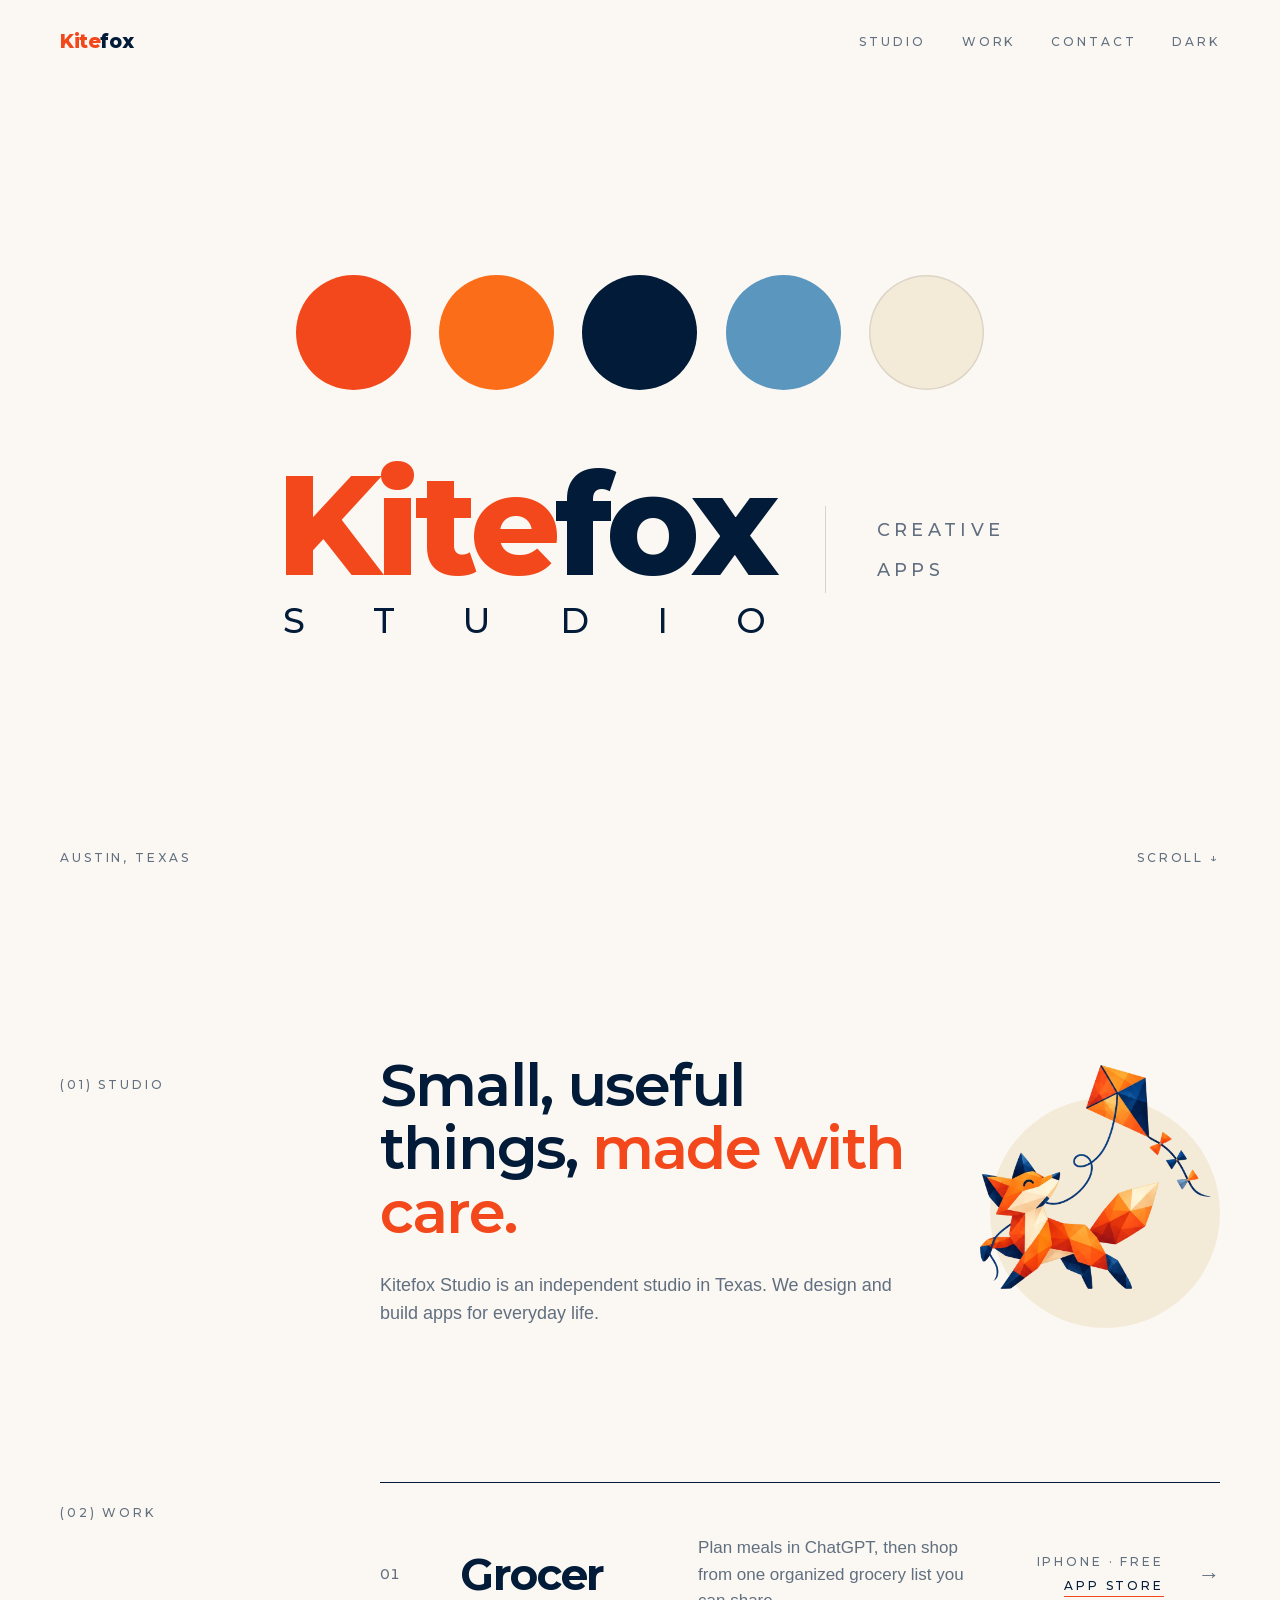
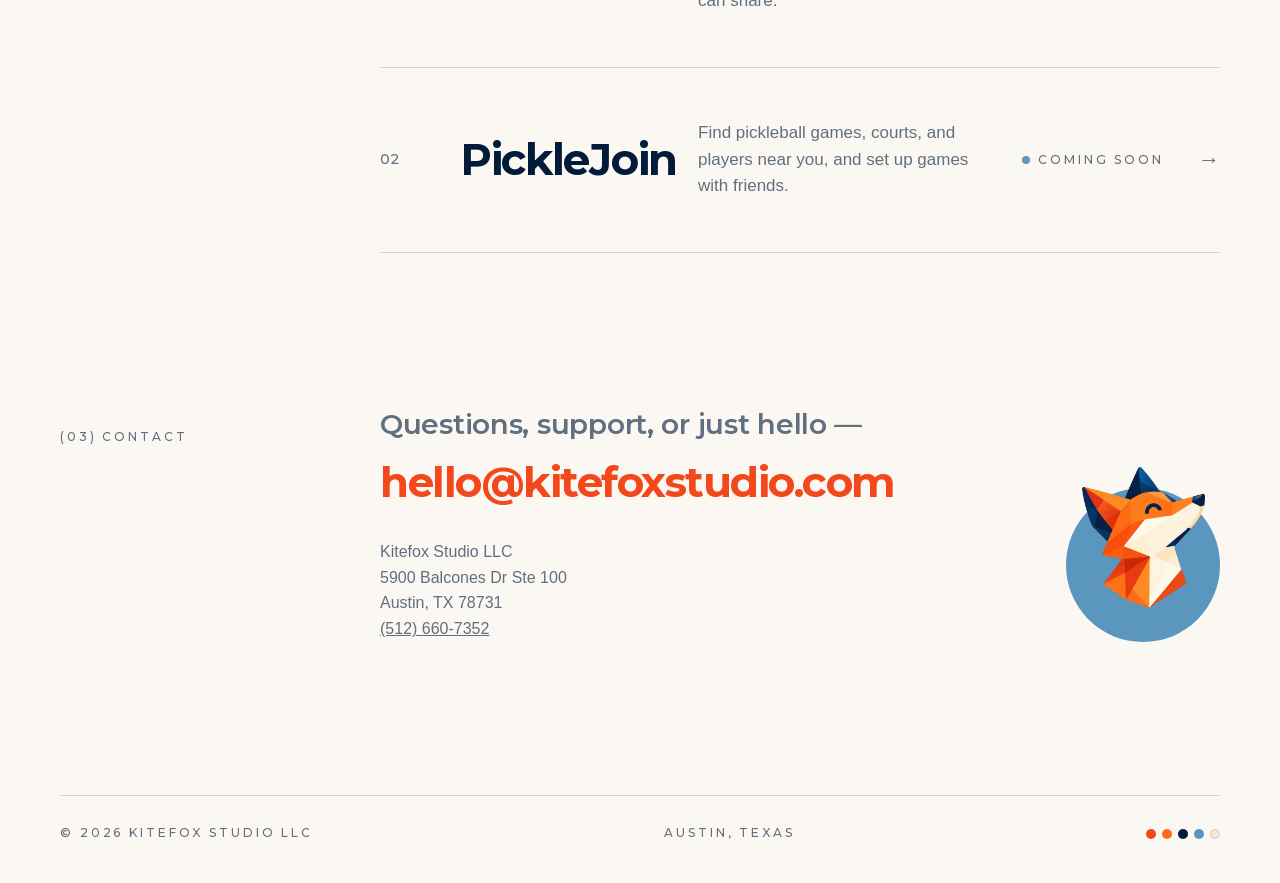
<file: index.html>
<!doctype html>
<html lang="en">
<head>
  <meta charset="utf-8" />
  <meta name="viewport" content="width=device-width,initial-scale=1" />
  <title>Kitefox Studio</title>
  <meta name="description" content="Kitefox Studio is an independent studio in Texas making creative apps." />
  <meta property="og:type" content="website" />
  <meta property="og:url" content="https://kitefoxstudio.com/" />
  <meta property="og:title" content="Kitefox Studio" />
  <meta property="og:description" content="Small, useful things, made with care. An independent studio in Texas." />
  <meta property="og:image" content="https://kitefoxstudio.com/og.png" />
  <meta property="og:image:width" content="1200" />
  <meta property="og:image:height" content="630" />
  <meta name="twitter:card" content="summary_large_image" />
  <meta name="theme-color" content="#FBF8F3" media="(prefers-color-scheme: light)" />
  <meta name="theme-color" content="#021B38" media="(prefers-color-scheme: dark)" />
  <link rel="icon" type="image/png" href="/assets/img/favicon.png" />
  <link rel="apple-touch-icon" href="/apple-touch-icon.png" />
  <link rel="preload" href="/assets/fonts/montserrat-latin.woff2" as="font" type="font/woff2" crossorigin />
  <script>
    try { var t = localStorage.getItem("theme"); if (t) document.documentElement.dataset.theme = t; } catch (e) {}
  </script>
  <style>
    @font-face {
      font-family: "Montserrat";
      src: url("/assets/fonts/montserrat-latin.woff2") format("woff2");
      font-weight: 500 800;
      font-display: swap;
    }

    :root {
      --color-primary: #F3481B;
      --color-secondary: #FB6D19;
      --color-navy: #021B38;
      --color-blue: #5B96BF;
      --color-cream: #F4EAD8;
      --color-white: #FFFFFF;
      --color-paper: #FBF8F3;

      /* Light theme */
      --background: var(--color-paper);
      --surface: var(--color-white);
      --text: var(--color-navy);
      --accent: var(--color-primary);
      --muted: rgba(2, 27, 56, .62);
      --line: rgba(2, 27, 56, .16);
      --fox: var(--color-navy);
      --ring-navy: transparent;
      --ring-cream: rgba(2, 27, 56, .1);
      color-scheme: light;
    }
    @media (prefers-color-scheme: dark) {
      :root:not([data-theme="light"]) {
        --background: var(--color-navy);
        --surface: #153454;
        --text: var(--color-cream);
        --accent: var(--color-secondary);
        --muted: rgba(244, 234, 216, .66);
        --line: rgba(244, 234, 216, .18);
        --fox: var(--color-cream);
        --ring-navy: rgba(244, 234, 216, .35);
        --ring-cream: transparent;
        color-scheme: dark;
      }
    }
    [data-theme="dark"] {
      --background: var(--color-navy);
      --surface: #153454;
      --text: var(--color-cream);
      --accent: var(--color-secondary);
      --muted: rgba(244, 234, 216, .66);
      --line: rgba(244, 234, 216, .18);
      --fox: var(--color-cream);
      --ring-navy: rgba(244, 234, 216, .35);
      --ring-cream: transparent;
      color-scheme: dark;
    }

    * { box-sizing: border-box; }
    html { scroll-behavior: smooth; }
    body {
      margin: 0;
      background: var(--background);
      color: var(--text);
      font-family: -apple-system, BlinkMacSystemFont, "Segoe UI", Roboto, Inter, Arial, sans-serif;
      font-size: 17px;
      line-height: 1.55;
      -webkit-font-smoothing: antialiased;
    }
    a { color: inherit; }
    img { display: block; max-width: 100%; height: auto; }
    .wrap { max-width: 1240px; margin: 0 auto; padding-left: 40px; padding-right: 40px; }
    .sr-only { position: absolute; width: 1px; height: 1px; overflow: hidden; clip: rect(0 0 0 0); white-space: nowrap; }
    .display { font-family: "Montserrat", -apple-system, BlinkMacSystemFont, sans-serif; }
    .caps { font-family: "Montserrat", sans-serif; font-weight: 500; font-size: 12px; letter-spacing: .24em; text-transform: uppercase; color: var(--muted); }
    .kite { color: var(--color-primary); }
    .fox { color: var(--fox); }

    /* Header */
    .top { display: flex; align-items: center; justify-content: space-between; height: 84px; }
    .mark { font-family: "Montserrat", sans-serif; font-weight: 800; font-size: 19px; letter-spacing: -0.02em; text-decoration: none; }
    .nav { display: flex; align-items: center; gap: 36px; }
    .nav a, .theme-toggle { text-decoration: none; color: var(--muted); transition: color .2s; }
    .nav a:hover, .theme-toggle:hover { color: var(--text); }
    .theme-toggle { background: none; border: 0; padding: 0; cursor: pointer; font: inherit; letter-spacing: inherit; text-transform: inherit; }
    .theme-toggle .to-light { display: none; }
    [data-theme="dark"] .theme-toggle .to-light { display: inline; }
    [data-theme="dark"] .theme-toggle .to-dark { display: none; }
    @media (prefers-color-scheme: dark) {
      :root:not([data-theme="light"]) .theme-toggle .to-light { display: inline; }
      :root:not([data-theme="light"]) .theme-toggle .to-dark { display: none; }
    }

    /* Hero: the brand board */
    .hero {
      min-height: calc(100svh - 84px); display: flex; flex-direction: column; justify-content: center; align-items: center;
      gap: clamp(48px, 8vh, 88px); padding-top: 24px; padding-bottom: 96px; position: relative;
    }
    .dots { display: flex; gap: clamp(12px, 2.2vw, 32px); }
    .dots span {
      width: clamp(44px, 9vw, 120px); aspect-ratio: 1; border-radius: 50%;
      animation: pop .7s cubic-bezier(.2, .9, .3, 1.3) both;
    }
    /* outline only the dot that matches the page background */
    .dots span:nth-child(3), .mini-dots span:nth-child(3) { box-shadow: inset 0 0 0 1.5px var(--ring-navy); }
    .dots span:nth-child(5), .mini-dots span:nth-child(5) { box-shadow: inset 0 0 0 1.5px var(--ring-cream); }
    .dots span:nth-child(1) { background: var(--color-primary); }
    .dots span:nth-child(2) { background: var(--color-secondary); animation-delay: .08s; }
    .dots span:nth-child(3) { background: var(--color-navy); animation-delay: .16s; }
    .dots span:nth-child(4) { background: var(--color-blue); animation-delay: .24s; }
    .dots span:nth-child(5) { background: var(--color-cream); animation-delay: .32s; }
    @keyframes pop { from { transform: scale(.4); opacity: 0; } to { transform: none; opacity: 1; } }

    .lockup { display: flex; align-items: center; gap: clamp(24px, 4vw, 56px); animation: rise .9s .35s ease both; }
    @keyframes rise { from { transform: translateY(14px); opacity: 0; } to { transform: none; opacity: 1; } }
    .wordmark { margin: 0; font-weight: 800; line-height: .9; font-size: clamp(64px, 11vw, 148px); letter-spacing: -0.04em; }
    .wordmark .studio {
      display: flex; justify-content: space-between; font-weight: 500; letter-spacing: 0; color: var(--fox);
      font-size: .25em; margin-top: .45em; padding: 0 .2em;
    }
    .tagline { margin: 0; padding: 4px 0 4px clamp(24px, 4vw, 56px); border-left: 1px solid var(--line); list-style: none; font-size: clamp(13px, 1.4vw, 18px); line-height: 2.2; }
    .hero-foot { position: absolute; left: 40px; right: 40px; bottom: 32px; display: flex; justify-content: space-between; }
    .hero-foot a { text-decoration: none; }

    /* Sections */
    section { padding-top: clamp(80px, 12vw, 160px); }
    .row { display: grid; grid-template-columns: 3fr 9fr; gap: 40px; }
    .label { padding-top: 10px; }

    .statement { margin: 0; font-weight: 600; font-size: clamp(32px, 4.6vw, 64px); line-height: 1.08; letter-spacing: -0.03em; max-width: 13em; }
    .statement em { font-style: normal; color: var(--accent); }
    .about { display: grid; grid-template-columns: 1fr auto; gap: 48px; align-items: end; }
    .about p.body { margin: 28px 0 0; max-width: 30em; color: var(--muted); font-size: 18px; }
    .fox-dot { width: clamp(160px, 18vw, 240px); aspect-ratio: 1; border-radius: 50%; background: var(--color-cream); position: relative; }
    .fox-dot img { position: absolute; width: 112%; left: -4%; top: -14%; transition: transform .6s ease; }
    .fox-dot:hover img { transform: translateY(-6px) rotate(-2deg); }

    /* Work index */
    .work { list-style: none; margin: 0; padding: 0; border-top: 1px solid var(--text); }
    .work li {
      position: relative; display: grid; grid-template-columns: 56px minmax(0, 1.1fr) minmax(0, 1.5fr) 150px 32px; align-items: center; gap: 24px;
      padding: 32px 0; border-bottom: 1px solid var(--line);
    }
    .work .num { font-family: "Montserrat", sans-serif; font-weight: 500; font-size: 14px; color: var(--muted); font-variant-numeric: tabular-nums; }
    .work .name { display: flex; align-items: center; gap: 0; font-weight: 700; font-size: clamp(28px, 3.4vw, 44px); letter-spacing: -0.03em; line-height: 1.1; }
    .work .name a { text-decoration: none; }
    .work .name a::after { content: ""; position: absolute; inset: 0; }
    .work .icon {
      width: 0; height: 44px; border-radius: 11px; overflow: hidden; flex: none; opacity: 0; margin-right: 0;
      transition: width .35s ease, opacity .35s ease, margin-right .35s ease;
    }
    .work .icon img { width: 44px; height: 44px; }
    .work li:hover .icon, .work li:focus-within .icon { width: 44px; opacity: 1; margin-right: 16px; }
    .work .desc { margin: 0; color: var(--muted); }
    .work .meta { display: flex; flex-direction: column; align-items: flex-end; gap: 6px; white-space: nowrap; }
    .work .meta a { position: relative; z-index: 1; color: var(--text); text-decoration: none; border-bottom: 1px solid var(--accent); }
    .work .meta a:hover { color: var(--accent); }
    .status { display: inline-flex; align-items: center; gap: 8px; }
    .status::before { content: ""; width: 8px; height: 8px; border-radius: 50%; background: var(--color-blue); }
    .work .arrow { font-size: 22px; color: var(--muted); transition: transform .3s ease, color .3s ease; justify-self: end; }
    .work li:hover .arrow { transform: translateX(6px); color: var(--accent); }
    .work li::before {
      content: ""; position: absolute; left: 0; bottom: -1px; height: 2px; width: 0; background: var(--accent); transition: width .45s ease;
    }
    .work li:hover::before { width: 100%; }

    /* Contact */
    .hello { margin: 0 0 16px; font-weight: 600; font-size: clamp(20px, 2.2vw, 28px); letter-spacing: -0.01em; line-height: 1.3; color: var(--muted); }
    .email {
      display: inline-block; font-weight: 700; font-size: clamp(24px, 3.3vw, 48px); letter-spacing: -0.035em; line-height: 1.1;
      text-decoration: none; color: var(--accent); background: linear-gradient(currentColor, currentColor) 0 100% / 0 3px no-repeat;
      transition: background-size .45s ease; padding-bottom: 6px; word-break: break-word;
    }
    .email:hover { background-size: 100% 3px; }
    .postal { margin: 28px 0 0; font-style: normal; font-size: 16px; line-height: 1.6; color: var(--muted); }
    .postal a { color: inherit; }
    .contact { display: grid; grid-template-columns: 1fr auto; gap: 48px; align-items: end; }
    .fox-dot--blue { width: clamp(130px, 12vw, 180px); background: var(--color-blue); }
    .fox-dot--blue img { width: 80%; left: 10%; top: -14%; }

    footer { padding-top: clamp(96px, 12vw, 160px); }
    footer .inner { border-top: 1px solid var(--line); padding: 28px 0 40px; display: flex; justify-content: space-between; align-items: center; gap: 16px; flex-wrap: wrap; }
    .mini-dots { display: flex; gap: 6px; }
    .mini-dots span { width: 10px; height: 10px; border-radius: 50%; }

    @media (max-width: 900px) {
      .row { grid-template-columns: 1fr; gap: 20px; }
      .label { padding-top: 0; }
      .work li { grid-template-columns: 40px 1fr auto; row-gap: 8px; }
      .work .desc { grid-column: 2 / -1; grid-row: 2; }
      .work .meta { grid-column: 2 / -1; grid-row: 3; align-items: flex-start; flex-direction: row; gap: 20px; }
      .work .arrow { grid-column: 3; grid-row: 1; }
      .work .icon { width: 36px; height: 36px; opacity: 1; margin-right: 14px; border-radius: 9px; }
      .work .icon img { width: 36px; height: 36px; }
      .work li:hover .icon, .work li:focus-within .icon { width: 36px; margin-right: 14px; }
    }
    @media (max-width: 640px) {
      .wrap { padding-left: 20px; padding-right: 20px; }
      .nav { gap: 22px; }
      .nav .hide-sm { display: none; }
      .hero { gap: 56px; }
      .lockup { flex-direction: column; gap: 20px; }
      .tagline { border-left: 0; padding: 0; display: flex; gap: 20px; line-height: 1; }
      .hero-foot { left: 20px; right: 20px; }
      .about, .contact { grid-template-columns: 1fr; }
      .fox-dot { justify-self: end; }
      .contact .fox-dot { order: -1; margin-top: 24px; }
      .work li { grid-template-columns: 28px 1fr auto; gap: 12px; padding: 24px 0; }
    }
    @media (max-width: 374px) {
      .top { gap: 16px; }
      .nav { gap: 14px; letter-spacing: .16em; }
    }
    @media (prefers-reduced-motion: reduce) {
      html { scroll-behavior: auto; }
      *, *::before { animation: none !important; transition: none !important; }
    }
  </style>
</head>
<body>
  <header class="wrap top">
    <a class="mark" href="/" aria-label="Kitefox Studio home"><span class="kite">Kite</span><span class="fox">fox</span></a>
    <nav class="nav caps" aria-label="Main">
      <a class="hide-sm" href="#studio">Studio</a>
      <a href="#work">Work</a>
      <a href="#contact">Contact</a>
      <button class="theme-toggle" type="button" aria-label="Switch light or dark theme"><span class="to-dark">Dark</span><span class="to-light">Light</span></button>
    </nav>
  </header>

  <main>
    <div class="wrap hero">
      <div class="dots" aria-hidden="true"><span></span><span></span><span></span><span></span><span></span></div>
      <div class="lockup display">
        <h1 class="wordmark">
          <span class="sr-only">Kitefox Studio</span>
          <span aria-hidden="true"><span class="kite">Kite</span><span class="fox">fox</span><span class="studio"><span>S</span><span>T</span><span>U</span><span>D</span><span>I</span><span>O</span></span></span>
        </h1>
        <ul class="tagline caps">
          <li>Creative</li>
          <li>Apps</li>
        </ul>
      </div>
      <div class="hero-foot caps">
        <span>Austin, Texas</span>
        <a href="#studio">Scroll &darr;</a>
      </div>
    </div>

    <section id="studio" class="wrap row">
      <p class="label caps">(01) Studio</p>
      <div class="about">
        <div>
          <p class="statement display">Small, useful things, <em>made with care.</em></p>
          <p class="body">Kitefox Studio is an independent studio in Texas. We design and build apps for everyday life.</p>
        </div>
        <div class="fox-dot"><img src="/assets/img/fox-kite.webp" width="786" height="762" alt="A low-poly fox flying an orange and navy kite" /></div>
      </div>
    </section>

    <section id="work" class="wrap row">
      <p class="label caps">(02) Work</p>
      <ol class="work">
        <li>
          <span class="num">01</span>
          <h2 class="name display"><span class="icon"><img src="/assets/img/app-grocer.webp" alt="" width="44" height="44" /></span><a href="https://usegrocer.com">Grocer</a></h2>
          <p class="desc">Plan meals in ChatGPT, then shop from one organized grocery list you can share.</p>
          <div class="meta caps"><span>iPhone &middot; Free</span><a href="https://apps.apple.com/us/app/grocer-shopping-list/id6760124927">App Store</a></div>
          <span class="arrow" aria-hidden="true">&rarr;</span>
        </li>
        <li>
          <span class="num">02</span>
          <h2 class="name display"><span class="icon"><img src="/assets/img/app-picklejoin.webp" alt="" width="44" height="44" /></span><a href="https://picklejoin.app">PickleJoin</a></h2>
          <p class="desc">Find pickleball games, courts, and players near you, and set up games with friends.</p>
          <div class="meta caps"><span class="status">Coming soon</span></div>
          <span class="arrow" aria-hidden="true">&rarr;</span>
        </li>
      </ol>
    </section>

    <section id="contact" class="wrap row">
      <p class="label caps">(03) Contact</p>
      <div class="contact">
        <div>
          <p class="hello display">Questions, support, or just hello&nbsp;&mdash;</p>
          <a class="email display" href="mailto:hello@kitefoxstudio.com">hello@kitefoxstudio.com</a>
          <address class="postal">
            Kitefox Studio LLC<br />
            5900 Balcones Dr Ste 100<br />
            Austin, TX 78731<br />
            <a href="tel:+15126607352">(512) 660-7352</a>
          </address>
        </div>
        <div class="fox-dot fox-dot--blue"><img src="/assets/img/fox-portrait.webp" width="451" height="520" alt="A smiling low-poly fox looking up" /></div>
      </div>
    </section>
  </main>

  <footer class="wrap">
    <div class="inner caps">
      <span>&copy; 2026 Kitefox Studio LLC</span>
      <span>Austin, Texas</span>
      <span class="mini-dots" aria-hidden="true">
        <span style="background:#F3481B"></span><span style="background:#FB6D19"></span><span style="background:#021B38"></span><span style="background:#5B96BF"></span><span style="background:#F4EAD8"></span>
      </span>
    </div>
  </footer>

  <script>
    document.querySelector(".theme-toggle").addEventListener("click", function () {
      var root = document.documentElement;
      var dark = root.dataset.theme ? root.dataset.theme === "dark" : matchMedia("(prefers-color-scheme: dark)").matches;
      var next = dark ? "light" : "dark";
      root.dataset.theme = next;
      try { localStorage.setItem("theme", next); } catch (e) {}
    });
  </script>
</body>
</html>
</file>
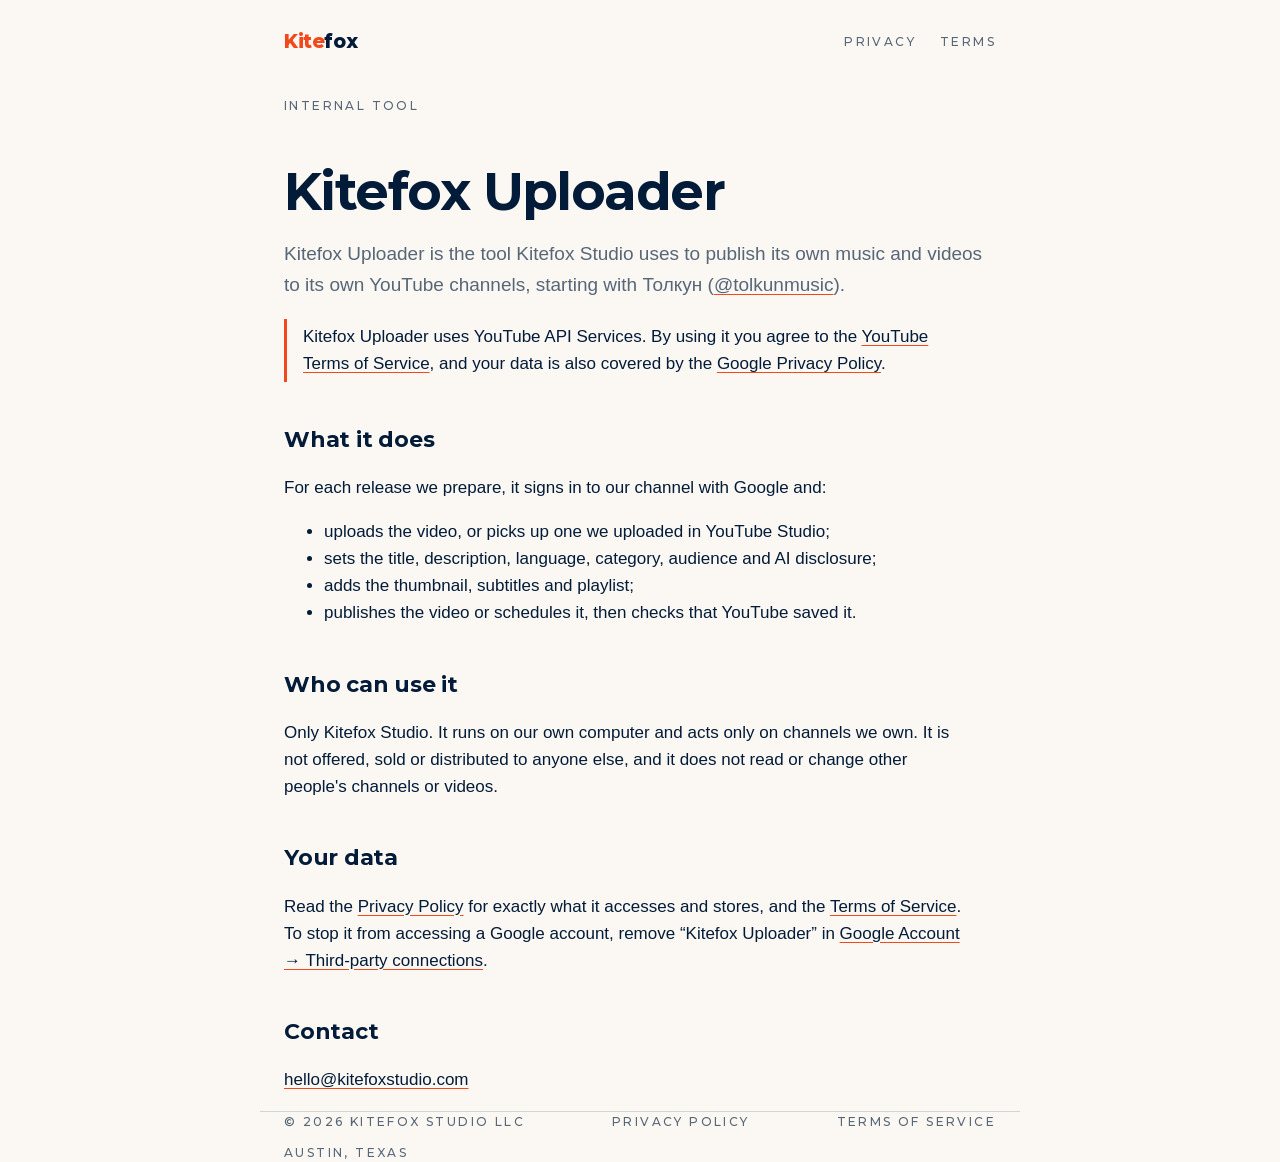
<file: uploader/index.html>
<!doctype html>
<html lang="en">
<head>
  <meta charset="utf-8" />
  <meta name="viewport" content="width=device-width,initial-scale=1" />
  <title>Kitefox Uploader</title>
  <meta name="description" content="Kitefox Uploader is Kitefox Studio's internal tool for publishing our own videos to our own YouTube channels." />
  <link rel="icon" type="image/png" href="/assets/img/favicon.png" />
  <link rel="stylesheet" href="/assets/css/doc.css" />
</head>
<body>
  <header class="wrap top">
    <a class="mark" href="/" aria-label="Kitefox Studio home"><span class="kite">Kite</span><span class="fox">fox</span></a>
    <nav class="caps" aria-label="Uploader"><a href="/uploader/privacy/">Privacy</a><a href="/uploader/terms/">Terms</a></nav>
  </header>
  <main class="wrap">
    <p class="caps">Internal tool</p>
    <h1>Kitefox Uploader</h1>
    <p class="lede">Kitefox Uploader is the tool Kitefox Studio uses to publish its own music and videos to its own YouTube channels, starting with Толкун (<a href="https://www.youtube.com/@tolkunmusic">@tolkunmusic</a>).</p>

    <p class="note">Kitefox Uploader uses YouTube API Services. By using it you agree to the <a href="https://www.youtube.com/t/terms">YouTube Terms of Service</a>, and your data is also covered by the <a href="https://policies.google.com/privacy">Google Privacy Policy</a>.</p>

    <h2>What it does</h2>
    <p>For each release we prepare, it signs in to our channel with Google and:</p>
    <ul>
      <li>uploads the video, or picks up one we uploaded in YouTube Studio;</li>
      <li>sets the title, description, language, category, audience and AI disclosure;</li>
      <li>adds the thumbnail, subtitles and playlist;</li>
      <li>publishes the video or schedules it, then checks that YouTube saved it.</li>
    </ul>

    <h2>Who can use it</h2>
    <p>Only Kitefox Studio. It runs on our own computer and acts only on channels we own. It is not offered, sold or distributed to anyone else, and it does not read or change other people's channels or videos.</p>

    <h2>Your data</h2>
    <p>Read the <a href="/uploader/privacy/">Privacy Policy</a> for exactly what it accesses and stores, and the <a href="/uploader/terms/">Terms of Service</a>. To stop it from accessing a Google account, remove “Kitefox Uploader” in <a href="https://myaccount.google.com/connections">Google Account &rarr; Third-party connections</a>.</p>

    <h2>Contact</h2>
    <p><a href="mailto:hello@kitefoxstudio.com">hello@kitefoxstudio.com</a></p>
  </main>
  <footer class="wrap caps">
    <span>&copy; 2026 Kitefox Studio LLC</span>
    <a href="/uploader/privacy/">Privacy Policy</a>
    <a href="/uploader/terms/">Terms of Service</a>
    <span>Austin, Texas</span>
  </footer>
</body>
</html>
</file>
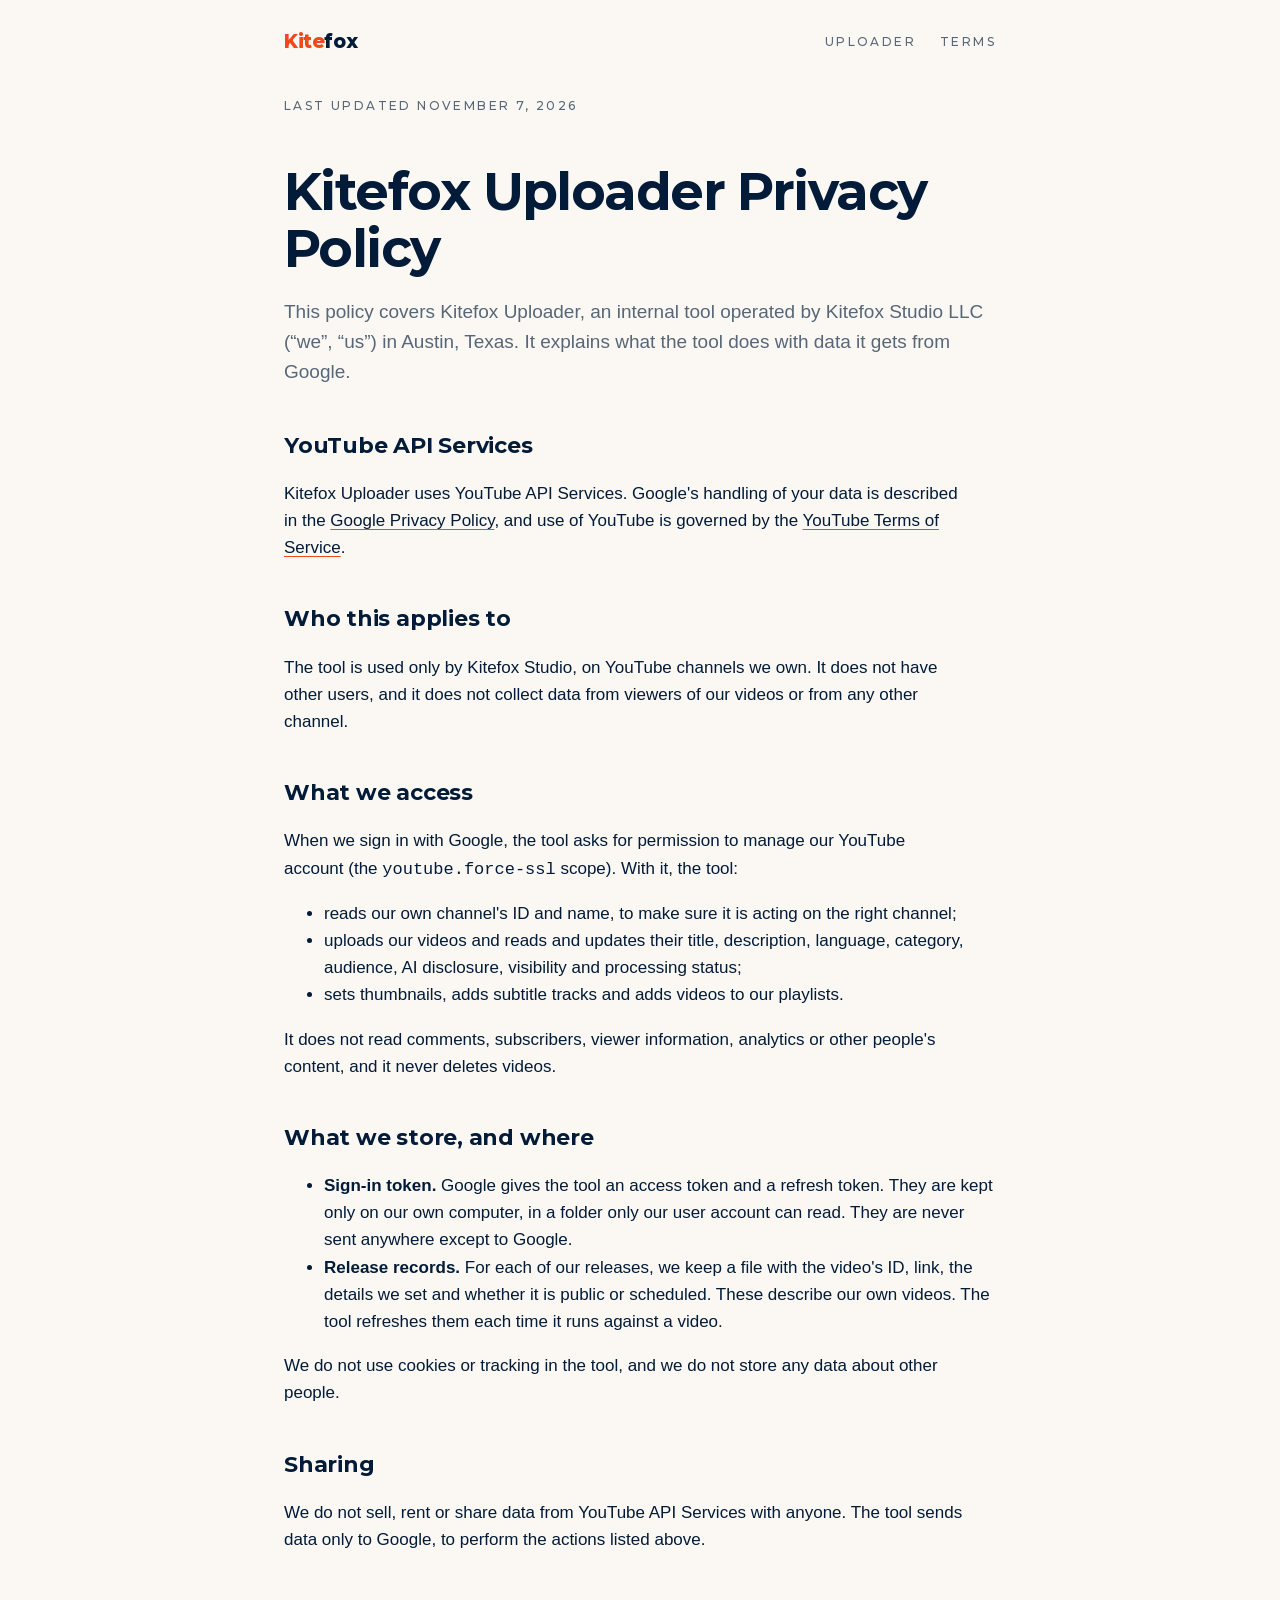
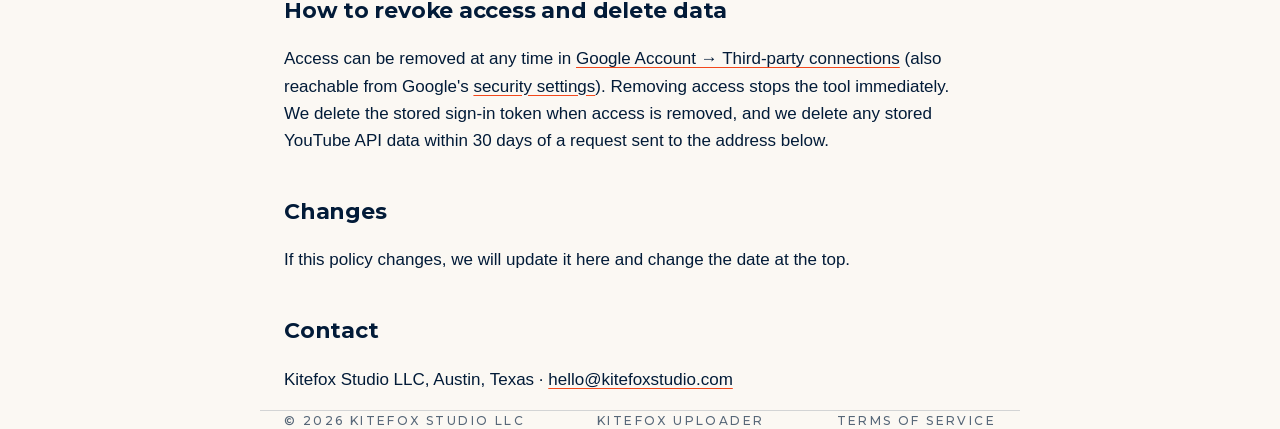
<file: uploader/privacy/index.html>
<!doctype html>
<html lang="en">
<head>
  <meta charset="utf-8" />
  <meta name="viewport" content="width=device-width,initial-scale=1" />
  <title>Kitefox Uploader Privacy Policy</title>
  <meta name="description" content="How Kitefox Uploader uses YouTube API Services and Google account data." />
  <link rel="icon" type="image/png" href="/assets/img/favicon.png" />
  <link rel="stylesheet" href="/assets/css/doc.css" />
</head>
<body>
  <header class="wrap top">
    <a class="mark" href="/" aria-label="Kitefox Studio home"><span class="kite">Kite</span><span class="fox">fox</span></a>
    <nav class="caps" aria-label="Uploader"><a href="/uploader/">Uploader</a><a href="/uploader/terms/">Terms</a></nav>
  </header>
  <main class="wrap">
    <p class="caps">Last updated November 7, 2026</p>
    <h1>Kitefox Uploader Privacy Policy</h1>
    <p class="lede">This policy covers Kitefox Uploader, an internal tool operated by Kitefox Studio LLC (“we”, “us”) in Austin, Texas. It explains what the tool does with data it gets from Google.</p>

    <h2>YouTube API Services</h2>
    <p>Kitefox Uploader uses YouTube API Services. Google's handling of your data is described in the <a href="https://policies.google.com/privacy">Google Privacy Policy</a>, and use of YouTube is governed by the <a href="https://www.youtube.com/t/terms">YouTube Terms of Service</a>.</p>

    <h2>Who this applies to</h2>
    <p>The tool is used only by Kitefox Studio, on YouTube channels we own. It does not have other users, and it does not collect data from viewers of our videos or from any other channel.</p>

    <h2>What we access</h2>
    <p>When we sign in with Google, the tool asks for permission to manage our YouTube account (the <code>youtube.force-ssl</code> scope). With it, the tool:</p>
    <ul>
      <li>reads our own channel's ID and name, to make sure it is acting on the right channel;</li>
      <li>uploads our videos and reads and updates their title, description, language, category, audience, AI disclosure, visibility and processing status;</li>
      <li>sets thumbnails, adds subtitle tracks and adds videos to our playlists.</li>
    </ul>
    <p>It does not read comments, subscribers, viewer information, analytics or other people's content, and it never deletes videos.</p>

    <h2>What we store, and where</h2>
    <ul>
      <li><strong>Sign-in token.</strong> Google gives the tool an access token and a refresh token. They are kept only on our own computer, in a folder only our user account can read. They are never sent anywhere except to Google.</li>
      <li><strong>Release records.</strong> For each of our releases, we keep a file with the video's ID, link, the details we set and whether it is public or scheduled. These describe our own videos. The tool refreshes them each time it runs against a video.</li>
    </ul>
    <p>We do not use cookies or tracking in the tool, and we do not store any data about other people.</p>

    <h2>Sharing</h2>
    <p>We do not sell, rent or share data from YouTube API Services with anyone. The tool sends data only to Google, to perform the actions listed above.</p>

    <h2>How to revoke access and delete data</h2>
    <p>Access can be removed at any time in <a href="https://myaccount.google.com/connections">Google Account &rarr; Third-party connections</a> (also reachable from Google's <a href="https://security.google.com/settings/security/permissions">security settings</a>). Removing access stops the tool immediately. We delete the stored sign-in token when access is removed, and we delete any stored YouTube API data within 30 days of a request sent to the address below.</p>

    <h2>Changes</h2>
    <p>If this policy changes, we will update it here and change the date at the top.</p>

    <h2>Contact</h2>
    <p>Kitefox Studio LLC, Austin, Texas &middot; <a href="mailto:hello@kitefoxstudio.com">hello@kitefoxstudio.com</a></p>
  </main>
  <footer class="wrap caps">
    <span>&copy; 2026 Kitefox Studio LLC</span>
    <a href="/uploader/">Kitefox Uploader</a>
    <a href="/uploader/terms/">Terms of Service</a>
  </footer>
</body>
</html>
</file>
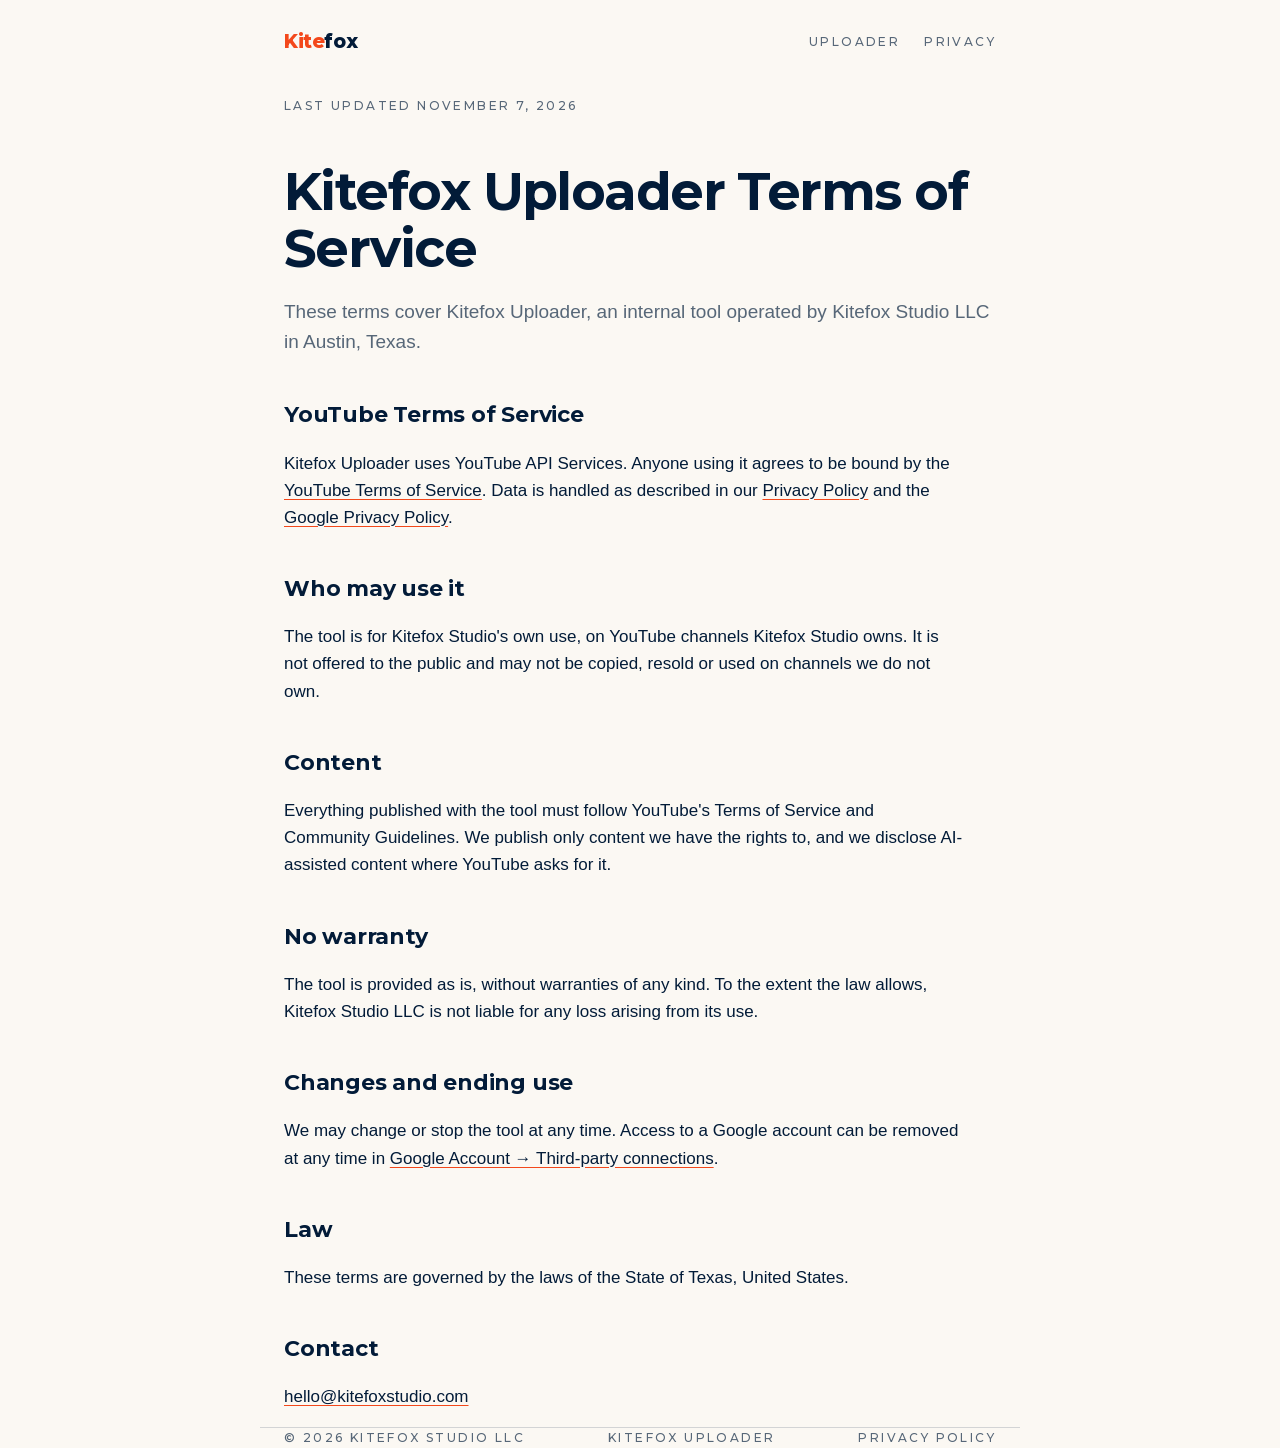
<file: uploader/terms/index.html>
<!doctype html>
<html lang="en">
<head>
  <meta charset="utf-8" />
  <meta name="viewport" content="width=device-width,initial-scale=1" />
  <title>Kitefox Uploader Terms of Service</title>
  <meta name="description" content="Terms of Service for Kitefox Uploader, Kitefox Studio's internal YouTube publishing tool." />
  <link rel="icon" type="image/png" href="/assets/img/favicon.png" />
  <link rel="stylesheet" href="/assets/css/doc.css" />
</head>
<body>
  <header class="wrap top">
    <a class="mark" href="/" aria-label="Kitefox Studio home"><span class="kite">Kite</span><span class="fox">fox</span></a>
    <nav class="caps" aria-label="Uploader"><a href="/uploader/">Uploader</a><a href="/uploader/privacy/">Privacy</a></nav>
  </header>
  <main class="wrap">
    <p class="caps">Last updated November 7, 2026</p>
    <h1>Kitefox Uploader Terms of Service</h1>
    <p class="lede">These terms cover Kitefox Uploader, an internal tool operated by Kitefox Studio LLC in Austin, Texas.</p>

    <h2>YouTube Terms of Service</h2>
    <p>Kitefox Uploader uses YouTube API Services. Anyone using it agrees to be bound by the <a href="https://www.youtube.com/t/terms">YouTube Terms of Service</a>. Data is handled as described in our <a href="/uploader/privacy/">Privacy Policy</a> and the <a href="https://policies.google.com/privacy">Google Privacy Policy</a>.</p>

    <h2>Who may use it</h2>
    <p>The tool is for Kitefox Studio's own use, on YouTube channels Kitefox Studio owns. It is not offered to the public and may not be copied, resold or used on channels we do not own.</p>

    <h2>Content</h2>
    <p>Everything published with the tool must follow YouTube's Terms of Service and Community Guidelines. We publish only content we have the rights to, and we disclose AI-assisted content where YouTube asks for it.</p>

    <h2>No warranty</h2>
    <p>The tool is provided as is, without warranties of any kind. To the extent the law allows, Kitefox Studio LLC is not liable for any loss arising from its use.</p>

    <h2>Changes and ending use</h2>
    <p>We may change or stop the tool at any time. Access to a Google account can be removed at any time in <a href="https://myaccount.google.com/connections">Google Account &rarr; Third-party connections</a>.</p>

    <h2>Law</h2>
    <p>These terms are governed by the laws of the State of Texas, United States.</p>

    <h2>Contact</h2>
    <p><a href="mailto:hello@kitefoxstudio.com">hello@kitefoxstudio.com</a></p>
  </main>
  <footer class="wrap caps">
    <span>&copy; 2026 Kitefox Studio LLC</span>
    <a href="/uploader/">Kitefox Uploader</a>
    <a href="/uploader/privacy/">Privacy Policy</a>
  </footer>
</body>
</html>
</file>
<file: assets/css/doc.css>
/* Shared style for Kitefox document pages (uploader, privacy, terms). */
@font-face { font-family: "Montserrat"; src: url("/assets/fonts/montserrat-latin.woff2") format("woff2"); font-weight: 500 800; font-display: swap; }
:root {
  --color-primary: #F3481B; --color-secondary: #FB6D19; --color-navy: #021B38; --color-blue: #5B96BF; --color-cream: #F4EAD8; --color-paper: #FBF8F3;
  --background: var(--color-paper); --text: var(--color-navy); --accent: var(--color-primary); --muted: rgba(2, 27, 56, .66); --line: rgba(2, 27, 56, .16); --fox: var(--color-navy);
  color-scheme: light;
}
@media (prefers-color-scheme: dark) {
  :root:not([data-theme="light"]) { --background: var(--color-navy); --text: var(--color-cream); --accent: var(--color-secondary); --muted: rgba(244, 234, 216, .7); --line: rgba(244, 234, 216, .18); --fox: var(--color-cream); color-scheme: dark; }
}
[data-theme="dark"] { --background: var(--color-navy); --text: var(--color-cream); --accent: var(--color-secondary); --muted: rgba(244, 234, 216, .7); --line: rgba(244, 234, 216, .18); --fox: var(--color-cream); color-scheme: dark; }
* { box-sizing: border-box; }
body { margin: 0; background: var(--background); color: var(--text); font-family: -apple-system, BlinkMacSystemFont, "Segoe UI", Roboto, Inter, Arial, sans-serif; font-size: 17px; line-height: 1.6; -webkit-font-smoothing: antialiased; }
a { color: inherit; text-decoration-color: var(--accent); text-underline-offset: 3px; }
a:hover { color: var(--accent); }
.wrap { max-width: 760px; margin: 0 auto; padding: 0 24px; }
.top { display: flex; align-items: center; justify-content: space-between; height: 84px; }
.mark { font-family: "Montserrat", sans-serif; font-weight: 800; font-size: 19px; letter-spacing: -0.02em; text-decoration: none; }
.kite { color: var(--color-primary); } .fox { color: var(--fox); }
.caps { font-family: "Montserrat", sans-serif; font-weight: 500; font-size: 12px; letter-spacing: .2em; text-transform: uppercase; color: var(--muted); }
.top nav { display: flex; gap: 24px; } .top nav a { text-decoration: none; }
h1 { font-family: "Montserrat", sans-serif; font-weight: 700; font-size: clamp(34px, 6vw, 52px); letter-spacing: -0.03em; line-height: 1.1; margin: 48px 0 12px; }
h2 { font-family: "Montserrat", sans-serif; font-weight: 700; font-size: 22px; letter-spacing: -0.01em; margin: 40px 0 8px; }
p, li { max-width: 40em; } .lede { font-size: 19px; color: var(--muted); }
.note { border-left: 3px solid var(--accent); padding: 4px 0 4px 16px; }
footer { margin-top: 96px; border-top: 1px solid var(--line); padding: 24px 0 40px; display: flex; flex-wrap: wrap; gap: 12px 24px; justify-content: space-between; }
footer a { text-decoration: none; }
@media (max-width: 480px) { .top nav { gap: 14px; } }
</file>
